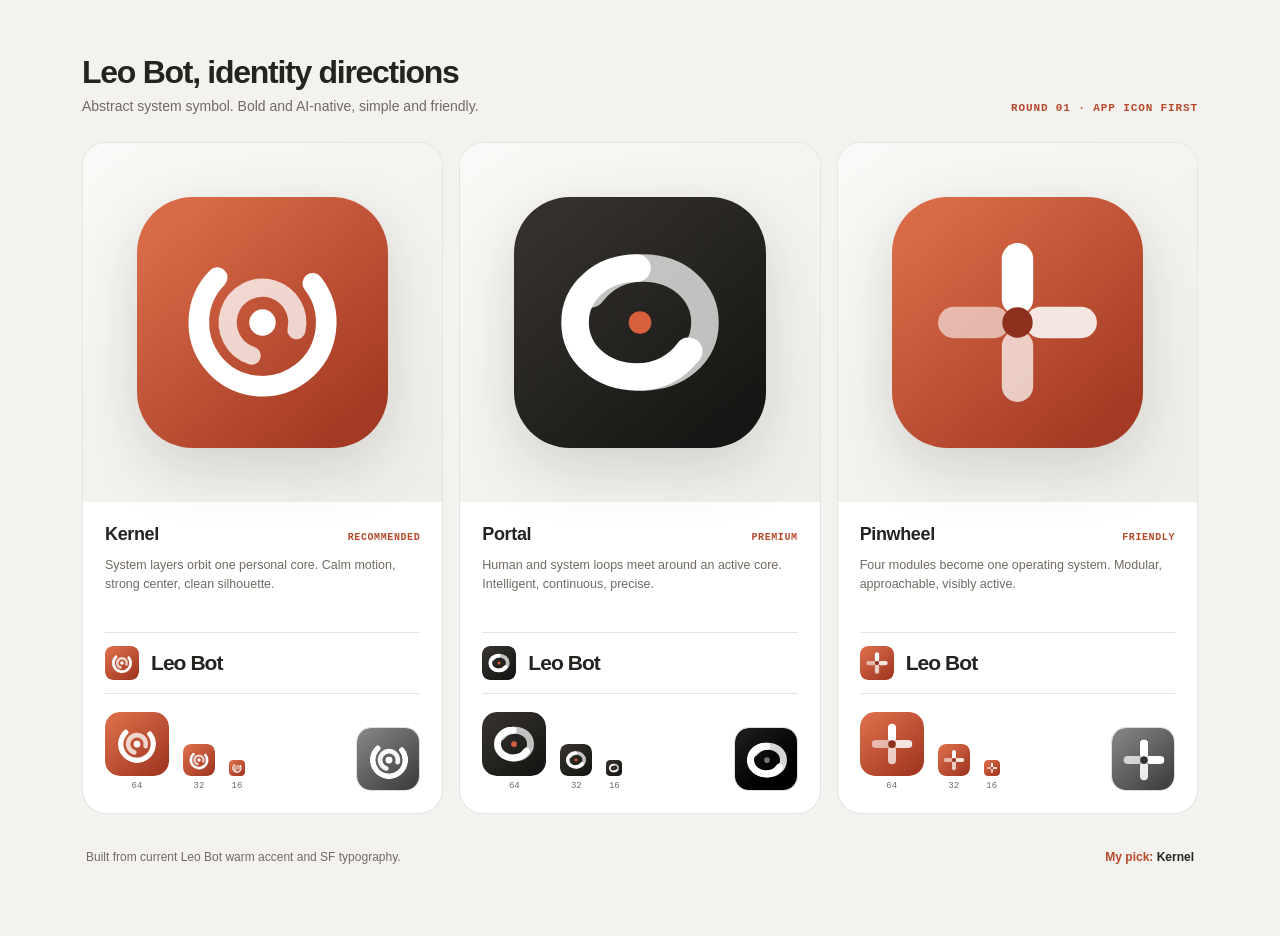
<file: sketches/logo-exploration/index.html>
<!doctype html>
<html lang="en">
<head>
<meta charset="utf-8">
<meta name="viewport" content="width=device-width,initial-scale=1">
<title>Leo Bot logo exploration</title>
<style>
  *{box-sizing:border-box}
  :root{--canvas:#f3f2ef;--surface:#fff;--ink:#25231f;--muted:#706a62;--line:rgba(37,35,31,.12);--accent:#b54a2b}
  body{margin:0;background:var(--canvas);color:var(--ink);font-family:"SF Pro Text",-apple-system,BlinkMacSystemFont,"Segoe UI",sans-serif;-webkit-font-smoothing:antialiased}
  main{max-width:1180px;margin:auto;padding:56px 32px 72px}
  header{display:flex;justify-content:space-between;align-items:flex-end;gap:24px;margin-bottom:28px}
  h1{font:650 32px/1 "SF Pro Display",-apple-system,sans-serif;letter-spacing:-.04em;margin:0 0 10px}
  .intro{color:var(--muted);font-size:14px;margin:0}
  .stamp{font:600 11px/1 ui-monospace,SFMono-Regular,Menlo,monospace;color:var(--accent);text-transform:uppercase;letter-spacing:.08em}
  .grid{display:grid;grid-template-columns:repeat(3,1fr);gap:16px}
  article{background:var(--surface);border:1px solid var(--line);border-radius:24px;overflow:hidden}
  .hero{aspect-ratio:1/1;display:grid;place-items:center;padding:54px;background:linear-gradient(145deg,#faf9f7,#efede8)}
  .hero img{width:min(100%,280px);display:block;filter:drop-shadow(0 18px 30px rgba(37,35,31,.16))}
  .info{padding:22px}
  .title-row{display:flex;align-items:baseline;justify-content:space-between;gap:10px}
  h2{font:650 18px/1.2 "SF Pro Display",-apple-system,sans-serif;letter-spacing:-.02em;margin:0}
  .rank{font:600 10px/1 ui-monospace,SFMono-Regular,Menlo,monospace;color:var(--accent);text-transform:uppercase;letter-spacing:.06em}
  .idea{font-size:12.5px;line-height:1.5;color:var(--muted);min-height:58px;margin:10px 0 18px}
  .lockup{height:62px;border-top:1px solid var(--line);border-bottom:1px solid var(--line);display:flex;align-items:center;gap:12px}
  .lockup img{width:34px;height:34px;border-radius:8px}
  .word{font:650 21px/1 "SF Pro Display",-apple-system,sans-serif;letter-spacing:-.045em}
  .sizes{display:flex;align-items:flex-end;gap:14px;padding-top:18px}
  .sample{display:grid;gap:6px;justify-items:center;color:var(--muted);font:500 9px/1 ui-monospace,SFMono-Regular,Menlo,monospace}
  .sample img{display:block}
  .s64 img{width:64px;height:64px;border-radius:15px}.s32 img{width:32px;height:32px;border-radius:8px}.s16 img{width:16px;height:16px;border-radius:4px}
  .mono{margin-left:auto;width:64px;height:64px;border-radius:15px;background:#f7f7f5;border:1px solid var(--line);display:grid;place-items:center;overflow:hidden}
  .mono img{width:64px;height:64px;filter:grayscale(1) contrast(1.3)}
  footer{display:flex;align-items:center;justify-content:space-between;gap:24px;margin-top:18px;padding:18px 4px 0;color:var(--muted);font-size:12px}
  .pick{color:var(--ink);font-weight:600}.pick b{color:var(--accent)}
  @media(max-width:850px){.grid{grid-template-columns:1fr}.hero{aspect-ratio:4/3}.idea{min-height:0}main{padding:32px 18px 48px}header{align-items:flex-start;flex-direction:column}}
</style>
</head>
<body>
<main>
  <header>
    <div><h1>Leo Bot, identity directions</h1><p class="intro">Abstract system symbol. Bold and AI-native, simple and friendly.</p></div>
    <div class="stamp">Round 01 · app icon first</div>
  </header>
  <section class="grid">
    <article>
      <div class="hero"><img src="kernel.svg" alt="Kernel app icon"></div>
      <div class="info">
        <div class="title-row"><h2>Kernel</h2><span class="rank">Recommended</span></div>
        <p class="idea">System layers orbit one personal core. Calm motion, strong center, clean silhouette.</p>
        <div class="lockup"><img src="kernel.svg" alt=""><span class="word">Leo Bot</span></div>
        <div class="sizes"><span class="sample s64"><img src="kernel.svg" alt="">64</span><span class="sample s32"><img src="kernel.svg" alt="">32</span><span class="sample s16"><img src="kernel.svg" alt="">16</span><span class="mono"><img src="kernel.svg" alt="Monochrome test"></span></div>
      </div>
    </article>
    <article>
      <div class="hero"><img src="portal.svg" alt="Portal app icon"></div>
      <div class="info">
        <div class="title-row"><h2>Portal</h2><span class="rank">Premium</span></div>
        <p class="idea">Human and system loops meet around an active core. Intelligent, continuous, precise.</p>
        <div class="lockup"><img src="portal.svg" alt=""><span class="word">Leo Bot</span></div>
        <div class="sizes"><span class="sample s64"><img src="portal.svg" alt="">64</span><span class="sample s32"><img src="portal.svg" alt="">32</span><span class="sample s16"><img src="portal.svg" alt="">16</span><span class="mono"><img src="portal.svg" alt="Monochrome test"></span></div>
      </div>
    </article>
    <article>
      <div class="hero"><img src="pinwheel.svg" alt="Pinwheel app icon"></div>
      <div class="info">
        <div class="title-row"><h2>Pinwheel</h2><span class="rank">Friendly</span></div>
        <p class="idea">Four modules become one operating system. Modular, approachable, visibly active.</p>
        <div class="lockup"><img src="pinwheel.svg" alt=""><span class="word">Leo Bot</span></div>
        <div class="sizes"><span class="sample s64"><img src="pinwheel.svg" alt="">64</span><span class="sample s32"><img src="pinwheel.svg" alt="">32</span><span class="sample s16"><img src="pinwheel.svg" alt="">16</span><span class="mono"><img src="pinwheel.svg" alt="Monochrome test"></span></div>
      </div>
    </article>
  </section>
  <footer><span>Built from current Leo Bot warm accent and SF typography.</span><span class="pick"><b>My pick:</b> Kernel</span></footer>
</main>
</body>
</html>
</file>
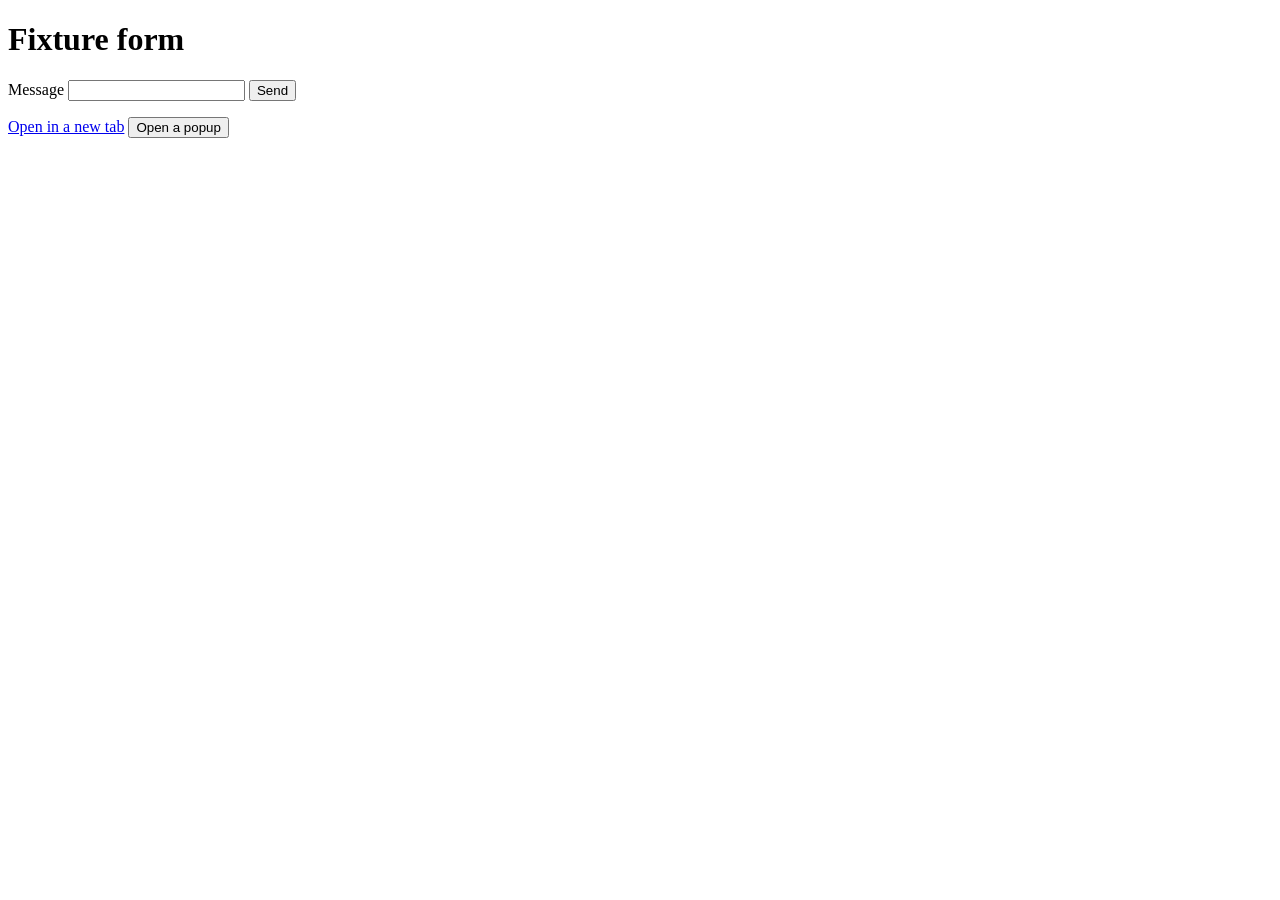
<file: tests/fixtures/browser_form.html>
<!doctype html>
<!-- Local fixture for the bot browser live check (docs/browser.md). Serve it on 127.0.0.1 only. -->
<html lang="en">
<head>
<meta charset="utf-8">
<title>Browser form fixture</title>
</head>
<body>
<h1 id="heading">Fixture form</h1>
<form id="form">
  <label for="msg">Message</label>
  <input id="msg" name="msg" type="text" autocomplete="off">
  <button id="send" type="submit">Send</button>
</form>
<p id="out" role="status"></p>
<p>
  <a id="blank-link" href="?popup=link" target="_blank">Open in a new tab</a>
  <button id="popup" type="button">Open a popup</button>
</p>
<script>
  if (new URLSearchParams(location.search).get("popup")) {
    document.title = "Fixture popup";
    document.getElementById("heading").textContent = "Fixture popup";
  }
  document.getElementById("form").addEventListener("submit", (e) => {
    e.preventDefault();
    const box = document.getElementById("msg");
    document.getElementById("out").textContent = "sent: " + box.value;
    box.value = "";
  });
  document.getElementById("popup").addEventListener("click", () => {
    window.open("?popup=window", "_blank");
  });
</script>
</body>
</html>
</file>
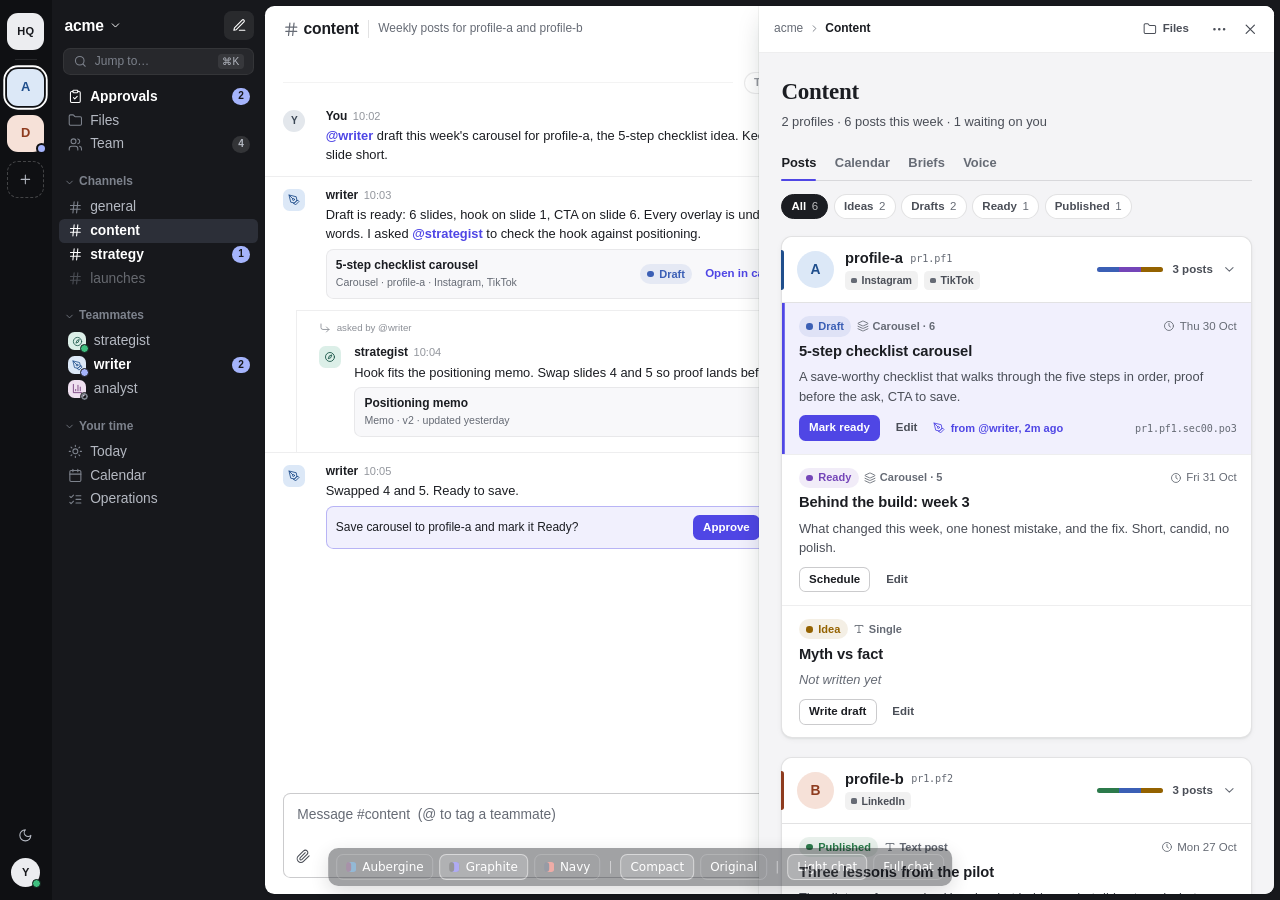
<file: docs/superpowers/specs/2026-10-24-dashboard-redesign-mockup.html>
<!doctype html>
<html lang="en">
<head>
<meta charset="utf-8">
<meta name="viewport" content="width=device-width, initial-scale=1">
<title>Leo Bot Pine Shell</title>
<style>
/* =====================================================================
   Leo Bot "Pine" visual system: token block is a drop-in for ui-tokens.css
   (same --ui-* names where they exist, new ones marked NEW).
   ===================================================================== */
:root{
  color-scheme: light;
  /* Surfaces */
  --ui-color-canvas:#F3F4F1;           /* canvas pane backdrop (stone) */
  --ui-color-surface:#FFFFFF;          /* chat sheet, cards */
  --ui-color-surface-subtle:#F7F8F6;   /* hover rows, inset wells */
  --ui-color-surface-muted:#ECEEEA;    /* thumbs, skeletons */
  --ui-color-rail:#10302A;             /* sidebar (pine) */
  --ui-color-rail-deep:#0A221D;        /* NEW workspace bar */
  --ui-color-rail-text:#B7C9C2;        /* NEW 7.9:1 on rail */
  --ui-color-rail-text-strong:#FFFFFF; /* NEW unread / active */
  --ui-color-rail-muted:#7F9890;       /* NEW section labels 4.6:1 */
  --ui-color-rail-hover:rgba(255,255,255,.07);
  --ui-color-nav-active:#24564B;       /* selected row on rail */
  --ui-color-signal:#D4F06B;           /* NEW citron: unread, mentions */
  --ui-color-signal-ink:#10302A;       /* NEW text on signal */
  /* Text */
  --ui-color-text:#18201D;
  --ui-color-text-secondary:#46504B;
  --ui-color-text-muted:#626C67;       /* 5.3:1 on white, 4.8:1 on canvas */
  /* Accent: one action color */
  --ui-color-accent:#1F6F5C;           /* 6.0:1 white-on-accent */
  --ui-color-accent-hover:#185A4B;
  --ui-color-accent-soft:rgba(31,111,92,.09);
  --ui-color-accent-line:rgba(31,111,92,.35); /* NEW */
  --ui-color-on-accent:#FFFFFF;        /* NEW */
  --ui-color-mention-bg:#EEF8C8;       /* NEW */
  --ui-color-mention-text:#2D4A06;     /* NEW */
  /* Semantic */
  --ui-color-success:#2C7A4B;  --ui-color-success-soft:rgba(44,122,75,.10);
  --ui-color-warning:#946200;  --ui-color-warning-soft:rgba(148,98,0,.10);
  --ui-color-danger:#B3372D;   --ui-color-danger-soft:rgba(179,55,45,.09); --ui-color-danger-border:rgba(179,55,45,.30);
  /* Lines */
  --ui-color-border-subtle:rgba(24,32,29,.07);
  --ui-color-border:rgba(24,32,29,.12);
  --ui-color-border-strong:rgba(24,32,29,.22); /* NEW */
  --ui-color-hover:rgba(24,32,29,.04);
  --ui-color-neutral-soft:rgba(24,32,29,.06);
  /* Post status: dot + label, never color alone */
  --ui-status-idea:#946200;   --ui-status-idea-soft:rgba(148,98,0,.10);
  --ui-status-draft:#3B5FB5;  --ui-status-draft-soft:rgba(59,95,181,.10);
  --ui-status-ready:#7445B8;  --ui-status-ready-soft:rgba(116,69,184,.10);
  --ui-status-published:#2C7A4B; --ui-status-published-soft:rgba(44,122,75,.10);
  --ui-status-archived:#626C67;
  /* NEW identity hues: bots and profiles (tint bg + ink fg) */
  --ui-id-pine-bg:#DCEFE8;  --ui-id-pine-fg:#155244;
  --ui-id-ocean-bg:#DCE8F7; --ui-id-ocean-fg:#1F4E8C;
  --ui-id-clay-bg:#F6E1D8;  --ui-id-clay-fg:#8E3B1E;
  --ui-id-plum-bg:#EFE0F0;  --ui-id-plum-fg:#6B2F72;
  --ui-id-ochre-bg:#F4E9C9; --ui-id-ochre-fg:#6E4F00;
  --ui-id-slate-bg:#E3E7EC; --ui-id-slate-fg:#3A4654;
  /* Type */
  --ui-font-sans:"Instrument Sans",-apple-system,BlinkMacSystemFont,"Segoe UI",sans-serif;
  --ui-font-display:"Newsreader",Georgia,"Times New Roman",serif; /* canvas documents only */
  --ui-font-mono:"JetBrains Mono",ui-monospace,SFMono-Regular,Menlo,monospace;
  --ui-type-micro:11px; --ui-type-caption:12px; --ui-type-label:13px; --ui-type-control:14px;
  --ui-type-body:15px;  --ui-type-subtitle:17px; --ui-type-title:22px; --ui-type-display:30px;
  /* Shape */
  --ui-radius-inline:4px; --ui-radius-small:6px; --ui-radius-control:8px;
  --ui-radius-card:10px;  --ui-radius-menu:10px; --ui-radius-panel:14px; --ui-radius-pill:999px;
  --ui-radius-avatar-bot:9px; /* NEW squircle = teammate; circle = human */
  --ui-shadow-sheet:0 0 0 1px rgba(0,0,0,.04),0 1px 3px rgba(10,34,29,.10);
  --ui-shadow-raise:0 1px 2px rgba(10,34,29,.06),0 2px 8px -2px rgba(10,34,29,.08);
  --ui-shadow-menu:0 10px 28px -6px rgba(10,34,29,.22),0 0 0 1px rgba(10,34,29,.06);
  --ui-focus:0 0 0 2px var(--ui-color-surface),0 0 0 4px var(--ui-color-accent);
  /* Geometry */
  --ui-rail-row:28px; --ui-control-default:32px; --ui-control-touch:44px;
  --ws-w:64px; --nav-w:256px; --canvas-w:600px;
  --ui-motion-fast:120ms; --ui-ease-standard:cubic-bezier(.2,0,0,1);
}
@media (prefers-color-scheme:dark){
  :root:not([data-theme="light"]){
    color-scheme:dark;
    --ui-color-canvas:#0F1513; --ui-color-surface:#161D1B; --ui-color-surface-subtle:#1B2321; --ui-color-surface-muted:#232C29;
    --ui-color-rail:#0B1815; --ui-color-rail-deep:#070F0D; --ui-color-rail-text:#A9BDB6; --ui-color-rail-muted:#73897F;
    --ui-color-rail-hover:rgba(255,255,255,.06); --ui-color-nav-active:#1C3F37;
    --ui-color-text:#E4EBE8; --ui-color-text-secondary:#B2BEB9; --ui-color-text-muted:#8C9994;
    --ui-color-accent:#4CC3A0; --ui-color-accent-hover:#6BD3B4; --ui-color-accent-soft:rgba(76,195,160,.12); --ui-color-accent-line:rgba(76,195,160,.40);
    --ui-color-on-accent:#06231B; --ui-color-mention-bg:rgba(212,240,107,.16); --ui-color-mention-text:#E2F59A;
    --ui-color-success:#5CC28A; --ui-color-success-soft:rgba(92,194,138,.13);
    --ui-color-warning:#E0B04A; --ui-color-warning-soft:rgba(224,176,74,.13);
    --ui-color-danger:#F07A6E; --ui-color-danger-soft:rgba(240,122,110,.12); --ui-color-danger-border:rgba(240,122,110,.35);
    --ui-color-border-subtle:rgba(255,255,255,.06); --ui-color-border:rgba(255,255,255,.10); --ui-color-border-strong:rgba(255,255,255,.20);
    --ui-color-hover:rgba(255,255,255,.04); --ui-color-neutral-soft:rgba(255,255,255,.07);
    --ui-status-idea:#E0B04A; --ui-status-idea-soft:rgba(224,176,74,.13);
    --ui-status-draft:#86A6F0; --ui-status-draft-soft:rgba(134,166,240,.13);
    --ui-status-ready:#B994F0; --ui-status-ready-soft:rgba(185,148,240,.13);
    --ui-status-published:#5CC28A; --ui-status-published-soft:rgba(92,194,138,.13); --ui-status-archived:#8C9994;
    --ui-id-pine-bg:#173A31; --ui-id-pine-fg:#8FDCC3; --ui-id-ocean-bg:#18304F; --ui-id-ocean-fg:#9EC3F2;
    --ui-id-clay-bg:#43251B; --ui-id-clay-fg:#F2B39A; --ui-id-plum-bg:#38213B; --ui-id-plum-fg:#E2AEE6;
    --ui-id-ochre-bg:#3A2F12; --ui-id-ochre-fg:#EACB7A; --ui-id-slate-bg:#253039; --ui-id-slate-fg:#B6C3D1;
    --ui-shadow-sheet:0 0 0 1px rgba(255,255,255,.05),0 1px 3px rgba(0,0,0,.4);
    --ui-shadow-raise:0 0 0 1px rgba(255,255,255,.04),0 2px 8px -2px rgba(0,0,0,.5);
    --ui-shadow-menu:0 12px 32px -6px rgba(0,0,0,.6),0 0 0 1px rgba(255,255,255,.06);
  }
}
:root[data-theme="dark"]{
  color-scheme:dark;
  --ui-color-canvas:#0F1513; --ui-color-surface:#161D1B; --ui-color-surface-subtle:#1B2321; --ui-color-surface-muted:#232C29;
  --ui-color-rail:#0B1815; --ui-color-rail-deep:#070F0D; --ui-color-rail-text:#A9BDB6; --ui-color-rail-muted:#73897F;
  --ui-color-rail-hover:rgba(255,255,255,.06); --ui-color-nav-active:#1C3F37;
  --ui-color-text:#E4EBE8; --ui-color-text-secondary:#B2BEB9; --ui-color-text-muted:#8C9994;
  --ui-color-accent:#4CC3A0; --ui-color-accent-hover:#6BD3B4; --ui-color-accent-soft:rgba(76,195,160,.12); --ui-color-accent-line:rgba(76,195,160,.40);
  --ui-color-on-accent:#06231B; --ui-color-mention-bg:rgba(212,240,107,.16); --ui-color-mention-text:#E2F59A;
  --ui-color-success:#5CC28A; --ui-color-success-soft:rgba(92,194,138,.13);
  --ui-color-warning:#E0B04A; --ui-color-warning-soft:rgba(224,176,74,.13);
  --ui-color-danger:#F07A6E; --ui-color-danger-soft:rgba(240,122,110,.12); --ui-color-danger-border:rgba(240,122,110,.35);
  --ui-color-border-subtle:rgba(255,255,255,.06); --ui-color-border:rgba(255,255,255,.10); --ui-color-border-strong:rgba(255,255,255,.20);
  --ui-color-hover:rgba(255,255,255,.04); --ui-color-neutral-soft:rgba(255,255,255,.07);
  --ui-status-idea:#E0B04A; --ui-status-idea-soft:rgba(224,176,74,.13);
  --ui-status-draft:#86A6F0; --ui-status-draft-soft:rgba(134,166,240,.13);
  --ui-status-ready:#B994F0; --ui-status-ready-soft:rgba(185,148,240,.13);
  --ui-status-published:#5CC28A; --ui-status-published-soft:rgba(92,194,138,.13); --ui-status-archived:#8C9994;
  --ui-id-pine-bg:#173A31; --ui-id-pine-fg:#8FDCC3; --ui-id-ocean-bg:#18304F; --ui-id-ocean-fg:#9EC3F2;
  --ui-id-clay-bg:#43251B; --ui-id-clay-fg:#F2B39A; --ui-id-plum-bg:#38213B; --ui-id-plum-fg:#E2AEE6;
  --ui-id-ochre-bg:#3A2F12; --ui-id-ochre-fg:#EACB7A; --ui-id-slate-bg:#253039; --ui-id-slate-fg:#B6C3D1;
  --ui-shadow-sheet:0 0 0 1px rgba(255,255,255,.05),0 1px 3px rgba(0,0,0,.4);
  --ui-shadow-raise:0 0 0 1px rgba(255,255,255,.04),0 2px 8px -2px rgba(0,0,0,.5);
  --ui-shadow-menu:0 12px 32px -6px rgba(0,0,0,.6),0 0 0 1px rgba(255,255,255,.06);
}

/* ---------- base ---------- */
*,*::before,*::after{box-sizing:border-box}
html,body{height:100%}
body{margin:0;background:var(--ui-color-rail);color:var(--ui-color-text);
  font:400 var(--ui-type-body)/1.5 var(--ui-font-sans);-webkit-font-smoothing:antialiased;overflow:hidden}
button{font:inherit;color:inherit;background:none;border:0;cursor:pointer;padding:0}
svg.i{width:16px;height:16px;flex:none;stroke:currentColor;fill:none;stroke-width:1.75;stroke-linecap:round;stroke-linejoin:round}
svg.i.lg{width:18px;height:18px}
:focus-visible{outline:none;box-shadow:var(--ui-focus);border-radius:var(--ui-radius-small)}
.vh{position:absolute;width:1px;height:1px;overflow:hidden;clip:rect(0 0 0 0);white-space:nowrap}
.mono{font-family:var(--ui-font-mono);font-size:11px;letter-spacing:-.01em}

/* ---------- shell ---------- */
.app{display:grid;grid-template-columns:var(--ws-w) var(--nav-w) minmax(0,1fr);height:100vh;height:100dvh}
.sheet{position:relative;margin:6px 6px 6px 0;border-radius:var(--ui-radius-panel);background:var(--ui-color-surface);
  box-shadow:var(--ui-shadow-sheet);overflow:hidden;display:grid;grid-template-columns:minmax(0,1fr) var(--canvas-w);min-width:0}
#t-canvas:not(:checked) ~ .app .sheet{grid-template-columns:minmax(0,1fr)}
#t-canvas:not(:checked) ~ .app .canvas{display:none}

/* ---------- workspace bar ---------- */
.ws-bar{background:var(--ui-color-rail-deep);display:flex;flex-direction:column;align-items:center;gap:10px;padding:14px 0}
.ws{position:relative;width:40px;height:40px;border-radius:12px;display:grid;place-items:center;
  font:700 14px/1 var(--ui-font-sans);letter-spacing:.01em;transition:border-radius var(--ui-motion-fast) var(--ui-ease-standard)}
.ws:hover{border-radius:10px}
.ws::before{content:"";position:absolute;left:-12px;top:50%;width:4px;height:0;border-radius:0 4px 4px 0;background:var(--ui-color-rail-text-strong);
  transform:translateY(-50%);transition:height var(--ui-motion-fast) var(--ui-ease-standard)}
.ws:hover::before{height:14px}
.ws.is-active::before{height:28px}
.ws.is-active{box-shadow:0 0 0 2px var(--ui-color-rail-deep),0 0 0 4px var(--ui-color-rail-text-strong)}
.ws.hq{background:#ECEDF0;color:var(--ui-color-rail);font-size:12px}
.ws.t-ocean{background:var(--ui-id-ocean-bg);color:var(--ui-id-ocean-fg)}
.ws.t-clay{background:var(--ui-id-clay-bg);color:var(--ui-id-clay-fg)}
.ws .dot{position:absolute;right:-3px;bottom:-3px;width:12px;height:12px;border-radius:50%;background:var(--ui-color-signal);border:3px solid var(--ui-color-rail-deep)}
.ws.add{border:1.5px dashed rgba(255,255,255,.22);color:var(--ui-color-rail-text)}
.ws.add:hover{border-color:var(--ui-color-rail-text);color:#fff}
.ws-sep{width:24px;height:1px;background:rgba(255,255,255,.1)}
.ws-foot{margin-top:auto;display:flex;flex-direction:column;gap:8px;align-items:center}
.me{width:32px;height:32px;border-radius:50%;background:#ECEDF0;color:var(--ui-color-rail);display:grid;place-items:center;font:700 12px/1 var(--ui-font-sans);position:relative}
.me::after{content:"";position:absolute;right:-1px;bottom:-1px;width:10px;height:10px;border-radius:50%;background:#3FBF7F;border:2px solid var(--ui-color-rail-deep)}
.icon-btn-rail{width:32px;height:32px;border-radius:8px;display:grid;place-items:center;color:var(--ui-color-rail-text)}
.icon-btn-rail:hover{background:var(--ui-color-rail-hover);color:#fff}

/* ---------- sidebar ---------- */
.side{background:var(--ui-color-rail);color:var(--ui-color-rail-text);display:flex;flex-direction:column;min-width:0;overflow:hidden}
.side-head{display:flex;align-items:center;gap:6px;padding:12px 12px 8px 14px}
.ws-name{display:flex;align-items:center;gap:6px;min-width:0;padding:6px 8px;margin-left:-8px;border-radius:8px;color:#fff;font:700 17px/1.1 var(--ui-font-sans);letter-spacing:-.01em}
.ws-name:hover{background:var(--ui-color-rail-hover)}
.ws-name small{font:500 12px/1 var(--ui-font-sans);color:var(--ui-color-rail-muted);letter-spacing:0}
.side-head .icon-btn-rail{margin-left:auto;background:rgba(255,255,255,.08);color:#fff}
.jump{margin:0 12px 10px;height:30px;display:flex;align-items:center;gap:8px;padding:0 10px;border-radius:8px;background:rgba(255,255,255,.07);
  color:var(--ui-color-rail-muted);font-size:13px;border:1px solid rgba(255,255,255,.06)}
.jump kbd{margin-left:auto;font:500 11px/1 var(--ui-font-sans);padding:3px 5px;border-radius:4px;background:rgba(255,255,255,.08);color:var(--ui-color-rail-text)}
.side-scroll{overflow:auto;flex:1;padding:0 0 16px;scrollbar-width:thin;scrollbar-color:rgba(255,255,255,.15) transparent}
.grp{margin-top:14px}
.grp-h{display:flex;align-items:center;gap:4px;height:28px;padding:0 10px 0 14px;font:600 13px/1 var(--ui-font-sans);color:var(--ui-color-rail-muted)}
.grp-h svg{width:12px;height:12px}
.grp-h .add{margin-left:auto;width:24px;height:24px;border-radius:6px;display:grid;place-items:center;opacity:0;transition:opacity var(--ui-motion-fast)}
.grp:hover .grp-h .add,.grp-h .add:focus-visible{opacity:1}
.grp-h .add:hover{background:var(--ui-color-rail-hover);color:#fff}
.row{display:flex;align-items:center;gap:8px;height:var(--ui-rail-row);margin:0 8px;padding:0 8px 0 10px;border-radius:6px;
  color:var(--ui-color-rail-text);font:500 15px/1 var(--ui-font-sans);text-decoration:none;white-space:nowrap;cursor:pointer}
.row .nm{min-width:0;overflow:hidden;text-overflow:ellipsis}
.row svg.i{color:var(--ui-color-rail-muted)}
.row:hover{background:var(--ui-color-rail-hover)}
.row.is-unread{color:var(--ui-color-rail-text-strong);font-weight:700}
.row.is-unread svg.i{color:var(--ui-color-rail-text-strong)}
.row.is-active{background:var(--ui-color-nav-active);color:#fff;font-weight:600}
.row.is-active svg.i{color:#fff}
.row.is-muted{opacity:.5}
.badge{margin-left:auto;min-width:20px;height:18px;padding:0 6px;border-radius:var(--ui-radius-pill);background:var(--ui-color-signal);color:var(--ui-color-signal-ink);
  font:700 11px/18px var(--ui-font-sans);text-align:center}
.badge.quiet{background:rgba(255,255,255,.12);color:var(--ui-color-rail-text)}
.row .av{width:20px;height:20px;font-size:10px;border-radius:6px}
.av{position:relative;display:grid;place-items:center;flex:none;font:700 13px/1 var(--ui-font-sans)}
.av svg.i{color:inherit!important;width:60%;height:60%}
.av.bot{border-radius:var(--ui-radius-avatar-bot)}
.av.human{border-radius:50%;background:var(--ui-id-slate-bg);color:var(--ui-id-slate-fg)}
.t-pine{background:var(--ui-id-pine-bg);color:var(--ui-id-pine-fg)}
.t-ocean{background:var(--ui-id-ocean-bg);color:var(--ui-id-ocean-fg)}
.t-clay{background:var(--ui-id-clay-bg);color:var(--ui-id-clay-fg)}
.t-plum{background:var(--ui-id-plum-bg);color:var(--ui-id-plum-fg)}
.t-ochre{background:var(--ui-id-ochre-bg);color:var(--ui-id-ochre-fg)}
.presence{position:absolute;right:-3px;bottom:-3px;width:10px;height:10px;border-radius:50%;border:2px solid var(--ui-color-rail);background:#3FBF7F}
.presence.busy{background:var(--ui-color-signal)}
.presence.off{background:transparent;box-shadow:inset 0 0 0 2px var(--ui-color-rail-muted)}
.ws-inline{display:none}

/* ---------- chat ---------- */
.chat{display:grid;grid-template-rows:auto minmax(0,1fr) auto;min-width:0;min-height:0}
.bar{height:52px;display:flex;align-items:center;gap:10px;padding:0 12px 0 20px;border-bottom:1px solid var(--ui-color-border-subtle);min-width:0}
.bar h1{margin:0;display:flex;align-items:center;gap:4px;font:700 17px/1 var(--ui-font-sans);letter-spacing:-.01em;white-space:nowrap}
.bar h1 svg{color:var(--ui-color-text-muted)}
.topic{color:var(--ui-color-text-muted);font-size:13px;white-space:nowrap;overflow:hidden;text-overflow:ellipsis;min-width:0;padding-left:10px;border-left:1px solid var(--ui-color-border)}
.bar-end{margin-left:auto;display:flex;align-items:center;gap:2px;flex:none}
.stack{display:flex;align-items:center;padding:2px 8px 2px 4px;border-radius:8px;border:1px solid var(--ui-color-border);margin-right:6px;height:30px;gap:6px;font:600 13px/1 var(--ui-font-sans);color:var(--ui-color-text-secondary)}
.stack .avs{display:flex}
.stack .av{width:22px;height:22px;font-size:10px;border-radius:6px;box-shadow:0 0 0 2px var(--ui-color-surface)}
.stack .av+.av{margin-left:-5px}
.ib{width:32px;height:32px;border-radius:8px;display:grid;place-items:center;color:var(--ui-color-text-secondary)}
.ib:hover{background:var(--ui-color-hover);color:var(--ui-color-text)}
.ib.is-on{background:var(--ui-color-accent-soft);color:var(--ui-color-accent)}
#t-canvas:not(:checked) ~ .app .ib.canvas-tg{background:none;color:var(--ui-color-text-secondary)}
.nav-tg{display:none}

.stream{overflow:auto;padding:8px 0 12px;scrollbar-width:thin;scrollbar-color:var(--ui-color-border) transparent}
.day{display:flex;align-items:center;gap:12px;margin:12px 20px 4px;color:var(--ui-color-text-muted);font:600 12px/1 var(--ui-font-sans)}
.day::before,.day::after{content:"";flex:1;height:1px;background:var(--ui-color-border-subtle)}
.day span{padding:5px 10px;border:1px solid var(--ui-color-border);border-radius:var(--ui-radius-pill);background:var(--ui-color-surface)}
.msg{display:grid;grid-template-columns:36px minmax(0,1fr);column-gap:12px;padding:8px 20px;position:relative}
.msg:hover{background:var(--ui-color-surface-subtle)}
.msg>.av{width:36px;height:36px;margin-top:2px}
.msg.cont{padding-top:2px}
.msg.cont>.gutter{font:500 11px/22px var(--ui-font-sans);color:transparent;text-align:right}
.msg.cont:hover>.gutter{color:var(--ui-color-text-muted)}
.mh{display:flex;align-items:baseline;flex-wrap:wrap;gap:6px;line-height:1.3}
.mh b{font:700 15px/1.3 var(--ui-font-sans)}
.mh .role{font-size:13px;color:var(--ui-color-text-muted)}
.mh time{font-size:12px;color:var(--ui-color-text-muted)}
.mate{font:700 10px/1 var(--ui-font-sans);letter-spacing:.04em;text-transform:uppercase;padding:3px 5px;border-radius:4px;background:var(--ui-color-neutral-soft);color:var(--ui-color-text-secondary);align-self:center}
.mb{color:var(--ui-color-text);max-width:68ch}
.mb p{margin:2px 0 0}
.mention{background:var(--ui-color-mention-bg);color:var(--ui-color-mention-text);font-weight:600;border-radius:4px;padding:0 3px}
.tool{display:inline-flex;align-items:center;gap:6px;margin:4px 0 2px;padding:4px 8px;border-radius:6px;background:var(--ui-color-neutral-soft);color:var(--ui-color-text-muted);font:500 12px/1.3 var(--ui-font-sans)}
.tool svg{width:13px;height:13px}
.meta{margin-top:6px;font:500 12px/1 var(--ui-font-sans);color:var(--ui-color-text-muted)}
/* consult: a teammate pulled in by another teammate */
.consult{margin:0 20px 0 68px;padding:4px 0 4px 0;border-left:2px solid var(--ui-color-border);position:relative}
.consult .via{display:flex;align-items:center;gap:6px;padding:4px 14px 0;font:500 12px/1 var(--ui-font-sans);color:var(--ui-color-text-muted)}
.consult .msg{padding-left:14px;padding-right:0}
.consult .msg>.av{width:28px;height:28px}
.consult .msg{grid-template-columns:28px minmax(0,1fr)}

/* deliverable attachment */
.att{margin-top:10px;max-width:540px;border:1px solid var(--ui-color-border);border-radius:var(--ui-radius-card);background:var(--ui-color-surface);
  box-shadow:var(--ui-shadow-raise);overflow:hidden}
.att-h{display:grid;grid-template-columns:36px minmax(0,1fr) auto;gap:12px;align-items:center;padding:12px 14px}
.kind{width:36px;height:36px;border-radius:8px;display:grid;place-items:center}
.att-t{min-width:0}
.att-t b{display:block;font:600 15px/1.3 var(--ui-font-sans);white-space:nowrap;overflow:hidden;text-overflow:ellipsis}
.att-t span{display:block;margin-top:2px;font-size:13px;color:var(--ui-color-text-muted);white-space:nowrap;overflow:hidden;text-overflow:ellipsis}
.thumbs{display:flex;gap:6px;padding:0 14px 12px;overflow-x:auto;scrollbar-width:none}
.thumb{flex:none;width:64px;aspect-ratio:4/5;border-radius:6px;background:var(--ui-color-surface-muted);border:1px solid var(--ui-color-border-subtle);
  display:flex;flex-direction:column;justify-content:space-between;padding:6px;font:600 9.5px/1.2 var(--ui-font-sans);color:var(--ui-color-text-secondary)}
.thumb i{font-style:normal;font:700 10px/1 var(--ui-font-sans);color:var(--ui-color-text-muted)}
.thumb.hook{background:var(--ui-id-ocean-bg);color:var(--ui-id-ocean-fg);border-color:transparent}
.thumb.hook i{color:inherit;opacity:.7}
.att-f{display:flex;align-items:center;gap:8px;padding:10px 14px;border-top:1px solid var(--ui-color-border-subtle);background:var(--ui-color-surface-subtle);flex-wrap:wrap}
.att-f .mono{margin-left:auto;color:var(--ui-color-text-muted)}
.att.small .att-h{padding:10px 12px;grid-template-columns:28px minmax(0,1fr) auto}
.att.small .kind{width:28px;height:28px;border-radius:7px}
.att.small .att-t b{font-size:14px}
.att.small{box-shadow:none;max-width:440px}

/* status pill: dot + label */
.st{display:inline-flex;align-items:center;gap:6px;height:22px;padding:0 8px;border-radius:var(--ui-radius-pill);font:600 12px/1 var(--ui-font-sans);white-space:nowrap}
.st::before{content:"";width:7px;height:7px;border-radius:50%;background:currentColor}
.st.idea{background:var(--ui-status-idea-soft);color:var(--ui-status-idea)}
.st.draft{background:var(--ui-status-draft-soft);color:var(--ui-status-draft)}
.st.ready{background:var(--ui-status-ready-soft);color:var(--ui-status-ready)}
.st.published{background:var(--ui-status-published-soft);color:var(--ui-status-published)}

/* buttons */
.btn{display:inline-flex;align-items:center;justify-content:center;gap:6px;height:var(--ui-control-default);padding:0 12px;border-radius:var(--ui-radius-control);
  font:600 13px/1 var(--ui-font-sans);white-space:nowrap;border:1px solid var(--ui-color-border-strong);background:var(--ui-color-surface);color:var(--ui-color-text);
  transition:background var(--ui-motion-fast),border-color var(--ui-motion-fast)}
.btn:hover{background:var(--ui-color-surface-subtle);border-color:var(--ui-color-text-muted)}
.btn.primary{background:var(--ui-color-accent);border-color:transparent;color:var(--ui-color-on-accent)}
.btn.primary:hover{background:var(--ui-color-accent-hover)}
.btn.ghost{border-color:transparent;background:transparent;color:var(--ui-color-text-secondary)}
.btn.ghost:hover{background:var(--ui-color-hover);color:var(--ui-color-text)}
.btn.sm{height:28px;padding:0 10px;font-size:12.5px;border-radius:7px}
.btn svg.i{width:15px;height:15px}

/* approval */
.approval{margin-top:10px;max-width:540px;border:1px solid var(--ui-color-border);border-radius:var(--ui-radius-card);overflow:hidden;background:var(--ui-color-surface)}
.ap-h{display:flex;align-items:center;gap:8px;padding:8px 14px;background:var(--ui-color-warning-soft);color:var(--ui-color-warning);font:700 12px/1 var(--ui-font-sans);letter-spacing:.02em}
.ap-h span{margin-left:auto;font-weight:500;letter-spacing:0;color:var(--ui-color-text-muted)}
.ap-b{padding:12px 14px 4px;font-size:15px}
.ap-b small{display:block;margin-top:2px;color:var(--ui-color-text-muted);font-size:13px}
.ap-a{display:flex;gap:8px;padding:10px 14px 12px;flex-wrap:wrap}

.typing{display:flex;align-items:center;gap:8px;padding:6px 20px 0 68px;color:var(--ui-color-text-muted);font-size:12px}
.typing .dots{display:inline-flex;gap:3px}
.typing .dots i{width:5px;height:5px;border-radius:50%;background:currentColor;opacity:.4;animation:b 1.2s infinite}
.typing .dots i:nth-child(2){animation-delay:.15s}.typing .dots i:nth-child(3){animation-delay:.3s}
@keyframes b{0%,60%,100%{opacity:.25;transform:none}30%{opacity:.9;transform:translateY(-2px)}}
@media (prefers-reduced-motion:reduce){*{animation:none!important;transition:none!important}}

/* composer */
.compose{padding:0 20px 18px}
.cbox{border:1px solid var(--ui-color-border-strong);border-radius:var(--ui-radius-card);background:var(--ui-color-surface);transition:border-color var(--ui-motion-fast),box-shadow var(--ui-motion-fast)}
.cbox:focus-within{border-color:var(--ui-color-accent);box-shadow:0 0 0 3px var(--ui-color-accent-soft)}
.cbox textarea{display:block;width:100%;border:0;outline:0;resize:none;background:transparent;color:var(--ui-color-text);font:400 15px/1.5 var(--ui-font-sans);padding:12px 14px 4px;min-height:48px}
.cbox textarea::placeholder{color:var(--ui-color-text-muted)}
.ctools{display:flex;align-items:center;gap:2px;padding:4px 6px 6px}
.ctools .ib{width:30px;height:30px}
.ctools .sep{width:1px;height:18px;background:var(--ui-color-border);margin:0 4px}
.send{margin-left:auto;width:32px;height:32px;border-radius:8px;display:grid;place-items:center;background:var(--ui-color-accent);color:var(--ui-color-on-accent)}
.send:hover{background:var(--ui-color-accent-hover)}
.hint{margin-top:6px;font-size:12px;color:var(--ui-color-text-muted)}
.hint kbd{font:600 11px/1 var(--ui-font-sans);padding:2px 5px;border-radius:4px;border:1px solid var(--ui-color-border);background:var(--ui-color-surface-subtle)}

/* ---------- canvas ---------- */
.canvas{background:var(--ui-color-canvas);border-left:1px solid var(--ui-color-border);display:grid;grid-template-rows:auto minmax(0,1fr);min-width:0;min-height:0}
.cv-bar{height:52px;display:flex;align-items:center;gap:6px;padding:0 10px 0 16px;background:var(--ui-color-surface);border-bottom:1px solid var(--ui-color-border-subtle);min-width:0}
.crumb{display:flex;align-items:center;gap:6px;font:500 13px/1 var(--ui-font-sans);color:var(--ui-color-text-muted);min-width:0;white-space:nowrap}
.crumb b{color:var(--ui-color-text);font-weight:600}
.crumb svg{width:12px;height:12px}
.cv-bar .bar-end .btn{margin-right:4px}
.cv-scroll{overflow:auto;padding:28px 24px 48px;scrollbar-width:thin;scrollbar-color:var(--ui-color-border) transparent}
.doc{max-width:680px;margin:0 auto}
.doc h2{margin:0;font:600 var(--ui-type-display)/1.1 var(--ui-font-display);letter-spacing:-.01em}
.doc .lede{margin:8px 0 0;color:var(--ui-color-text-secondary);font-size:14px}
.tabs{display:flex;gap:20px;margin:18px 0 0;border-bottom:1px solid var(--ui-color-border)}
.tab{position:relative;padding:10px 0 11px;font:600 14px/1 var(--ui-font-sans);color:var(--ui-color-text-muted)}
.tab:hover{color:var(--ui-color-text)}
.tab.is-on{color:var(--ui-color-text)}
.tab.is-on::after{content:"";position:absolute;left:0;right:0;bottom:-1px;height:2px;border-radius:2px;background:var(--ui-color-accent)}
.filters{display:flex;gap:6px;margin:14px 0 18px;flex-wrap:wrap}
.chip{display:inline-flex;align-items:center;gap:6px;height:28px;padding:0 10px;border-radius:var(--ui-radius-pill);border:1px solid var(--ui-color-border);
  background:var(--ui-color-surface);font:600 12.5px/1 var(--ui-font-sans);color:var(--ui-color-text-secondary)}
.chip:hover{border-color:var(--ui-color-border-strong);color:var(--ui-color-text)}
.chip .n{font-weight:500;color:var(--ui-color-text-muted)}
.chip.is-on{background:var(--ui-color-text);border-color:var(--ui-color-text);color:var(--ui-color-surface)}
.chip.is-on .n{color:inherit;opacity:.7}

/* profile section: one bordered group per profile, sticky header */
.pf{background:var(--ui-color-surface);border:1px solid var(--ui-color-border);border-radius:12px;margin:0 0 20px;box-shadow:var(--ui-shadow-raise)}
.pf>summary{list-style:none;position:sticky;top:0;z-index:2;display:grid;grid-template-columns:40px minmax(0,1fr) auto;gap:12px;align-items:center;
  padding:14px 16px;background:var(--ui-color-surface);border-radius:12px 12px 0 0;border-bottom:1px solid var(--ui-color-border);cursor:pointer}
.pf>summary::-webkit-details-marker{display:none}
.pf:not([open])>summary{border-bottom:0;border-radius:12px}
.pf>summary::before{content:"";position:absolute;left:-1px;top:14px;bottom:14px;width:3px;border-radius:0 3px 3px 0;background:var(--pf-ink)}
.pf.t-ocean-pf{--pf-bg:var(--ui-id-ocean-bg);--pf-ink:var(--ui-id-ocean-fg)}
.pf.t-clay-pf{--pf-bg:var(--ui-id-clay-bg);--pf-ink:var(--ui-id-clay-fg)}
.pf .pav{width:40px;height:40px;border-radius:50%;background:var(--pf-bg);color:var(--pf-ink);display:grid;place-items:center;font:700 15px/1 var(--ui-font-sans)}
.pf-name{display:flex;align-items:center;gap:8px;font:700 16px/1.2 var(--ui-font-sans);min-width:0}
.pf-name .mono{font-weight:500;color:var(--ui-color-text-muted)}
.pf-sub{display:flex;align-items:center;gap:6px;margin-top:4px;flex-wrap:wrap;font-size:12.5px;color:var(--ui-color-text-muted)}
.chan{display:inline-flex;align-items:center;gap:5px;height:20px;padding:0 7px;border-radius:5px;background:var(--ui-color-neutral-soft);color:var(--ui-color-text-secondary);font:600 11.5px/1 var(--ui-font-sans)}
.chan b{width:6px;height:6px;border-radius:2px;background:var(--ui-color-text-muted)}
.pf-end{display:flex;align-items:center;gap:10px}
.mix{display:flex;width:72px;height:6px;border-radius:3px;overflow:hidden;background:var(--ui-color-neutral-soft)}
.mix i{display:block;height:100%}
.pf-end .cnt{font:600 12.5px/1 var(--ui-font-sans);color:var(--ui-color-text-secondary);white-space:nowrap}
.chev{color:var(--ui-color-text-muted);transition:transform var(--ui-motion-fast)}
.pf:not([open]) .chev{transform:rotate(-90deg)}

.post{display:grid;grid-template-columns:minmax(0,1fr);gap:6px;padding:14px 16px 14px 18px;border-top:1px solid var(--ui-color-border-subtle);position:relative}
.pf>summary+.post{border-top:0}
.post:hover{background:var(--ui-color-surface-subtle)}
.post:last-child{border-radius:0 0 12px 12px}
.post.is-focus{background:var(--ui-color-accent-soft);box-shadow:inset 3px 0 0 var(--ui-color-accent)}
.p-top{display:flex;align-items:center;gap:6px;flex-wrap:wrap}
.p-top .when{margin-left:auto;display:inline-flex;align-items:center;gap:5px;font:500 12.5px/1 var(--ui-font-sans);color:var(--ui-color-text-muted);white-space:nowrap}
.p-top .when svg{width:13px;height:13px}
.fmt{display:inline-flex;align-items:center;gap:4px;font:600 12px/1 var(--ui-font-sans);color:var(--ui-color-text-muted)}
.fmt svg{width:13px;height:13px}
.p-t{font:600 16px/1.35 var(--ui-font-sans);letter-spacing:-.005em;color:var(--ui-color-text)}
.p-x{font-size:14px;line-height:1.5;color:var(--ui-color-text-secondary);display:-webkit-box;-webkit-line-clamp:2;-webkit-box-orient:vertical;overflow:hidden}
.p-x.empty{color:var(--ui-color-text-muted);font-style:italic}
.post .thumbs{padding:2px 0 0}
.post .thumb{width:52px}
.p-f{display:flex;align-items:center;gap:6px;margin-top:4px;flex-wrap:wrap}
.p-f .mono{margin-left:auto;color:var(--ui-color-text-muted);opacity:0;transition:opacity var(--ui-motion-fast)}
.post:hover .p-f .mono,.post:focus-within .p-f .mono,.post.is-focus .p-f .mono{opacity:1}
@media (hover:none){.p-f .mono{opacity:1}}
.focus-note{display:inline-flex;align-items:center;gap:6px;font:600 12px/1 var(--ui-font-sans);color:var(--ui-color-accent)}
.pf-more{display:flex;justify-content:center;padding:10px;border-top:1px solid var(--ui-color-border-subtle)}

/* scrim (narrow) */
.scrim{display:none}

/* ---------- responsive ---------- */
@media (max-width:1280px){
  .sheet{grid-template-columns:minmax(0,1fr)}
  .canvas{position:absolute;top:0;right:0;bottom:0;width:min(560px,calc(100% - 40px));z-index:20;box-shadow:var(--ui-shadow-menu);border-left:0}
}
@media (max-width:860px){
  .app{grid-template-columns:minmax(0,1fr)}
  .ws-bar{display:none}
  .side{position:fixed;inset:0 auto 0 0;width:min(300px,86vw);z-index:40;transform:translateX(-100%);transition:transform 200ms var(--ui-ease-standard)}
  #t-nav:checked ~ .app .side{transform:none;box-shadow:var(--ui-shadow-menu)}
  #t-nav:checked ~ .app .scrim{display:block;position:fixed;inset:0;z-index:35;background:rgba(5,15,12,.45)}
  .ws-inline{display:flex;gap:8px;padding:0 14px 10px}
  .ws-inline .ws{width:32px;height:32px;border-radius:9px;font-size:12px}
  .ws-inline .ws::before{display:none}
  .sheet{margin:0;border-radius:0}
  .nav-tg{display:grid}
  .bar{padding-left:8px}
  .topic,.stack .lbl{display:none}
  .canvas{width:100%}
}
@media (max-width:520px){
  .msg{padding:8px 16px;column-gap:10px}
  .consult{margin-left:16px}
  .typing{padding-left:16px}
  .compose{padding:0 16px 16px}
  .day{margin-inline:16px}
  .stack{display:none}
  .cv-scroll{padding:20px 16px 40px}
  .doc h2{font-size:26px}
  .pf>summary{grid-template-columns:32px minmax(0,1fr) auto;padding:12px}
  .pf .pav{width:32px;height:32px;font-size:13px}
  .mix{display:none}
  .post{padding:12px 12px 12px 14px}
  .cv-bar .btn .lbl{display:none}
}
/* ===== Variant overrides: neutral surfaces, no green, compact density ===== */
html:root{
  --ui-color-canvas:#F4F4F6; --ui-color-surface:#FFFFFF; --ui-color-surface-subtle:#F8F8FA; --ui-color-surface-muted:#EDEDF0;
  --ui-color-text:#1B1D22; --ui-color-text-secondary:#4A4E57; --ui-color-text-muted:#666B75;
  --ui-color-border-subtle:rgba(20,22,28,.07); --ui-color-border:rgba(20,22,28,.12); --ui-color-border-strong:rgba(20,22,28,.22);
  --ui-color-hover:rgba(20,22,28,.04); --ui-color-neutral-soft:rgba(20,22,28,.06);
  --ui-color-success:#2F7D4F;
}
/* Aubergine + blue (Slack-like) */
html:root[data-accent="aubergine"]{
  --ui-color-rail:#3F0E40; --ui-color-rail-deep:#2C092D; --ui-color-rail-text:#D9C6DA; --ui-color-rail-muted:#A88AA9;
  --ui-color-rail-hover:rgba(255,255,255,.08); --ui-color-nav-active:#1164A3;
  --ui-color-accent:#1164A3; --ui-color-accent-hover:#0B4F85; --ui-color-accent-soft:rgba(17,100,163,.09); --ui-color-accent-line:rgba(17,100,163,.35);
  --ui-color-signal:#E8615A; --ui-color-signal-ink:#FFFFFF; --ui-color-mention-bg:#FDF0D5; --ui-color-mention-text:#7A4A00;
}
/* Graphite + indigo */
html:root[data-accent="indigo"]{
  --ui-color-rail:#17181C; --ui-color-rail-deep:#0F1013; --ui-color-rail-text:#B5B9C2; --ui-color-rail-muted:#7D828C;
  --ui-color-rail-hover:rgba(255,255,255,.06); --ui-color-nav-active:#2C2F38;
  --ui-color-accent:#4F46E5; --ui-color-accent-hover:#4338CA; --ui-color-accent-soft:rgba(79,70,229,.08); --ui-color-accent-line:rgba(79,70,229,.35);
  --ui-color-signal:#A5B4FC; --ui-color-signal-ink:#17181C; --ui-color-mention-bg:#EEF0FF; --ui-color-mention-text:#3730A3;
}
/* Navy + coral */
html:root[data-accent="coral"]{
  --ui-color-rail:#1A2238; --ui-color-rail-deep:#121829; --ui-color-rail-text:#B8C0D6; --ui-color-rail-muted:#7E88A6;
  --ui-color-rail-hover:rgba(255,255,255,.07); --ui-color-nav-active:#2B3554;
  --ui-color-accent:#D9473B; --ui-color-accent-hover:#BC3A2F; --ui-color-accent-soft:rgba(217,71,59,.08); --ui-color-accent-line:rgba(217,71,59,.35);
  --ui-color-signal:#FFD166; --ui-color-signal-ink:#1A2238; --ui-color-mention-bg:#FFF4D6; --ui-color-mention-text:#6E4F00;
}
@media (prefers-color-scheme:dark){
  html:root:not([data-theme="light"]){
    --ui-color-canvas:#111214; --ui-color-surface:#18191C; --ui-color-surface-subtle:#1D1F22; --ui-color-surface-muted:#26282C;
    --ui-color-text:#E6E7EA; --ui-color-text-secondary:#B4B7BE; --ui-color-text-muted:#8D919A;
    --ui-color-rail:#0E0F11; --ui-color-rail-deep:#08090A; --ui-color-rail-text:#B0B3BA; --ui-color-rail-muted:#7A7E86; --ui-color-nav-active:#26282E;
  }
  html:root[data-accent="aubergine"]:not([data-theme="light"]){ --ui-color-rail:#1E0A1F; --ui-color-rail-deep:#150716; --ui-color-nav-active:#1D5D8F; --ui-color-accent:#4FA3E0; --ui-color-accent-hover:#6DB5EA; --ui-color-accent-soft:rgba(79,163,224,.13); --ui-color-on-accent:#081A28; }
  html:root[data-accent="indigo"]:not([data-theme="light"]){ --ui-color-accent:#8B8CF8; --ui-color-accent-hover:#A5A6FA; --ui-color-accent-soft:rgba(139,140,248,.14); --ui-color-on-accent:#11122A; }
  html:root[data-accent="coral"]:not([data-theme="light"]){ --ui-color-rail:#0E1322; --ui-color-rail-deep:#090D18; --ui-color-accent:#FF8A70; --ui-color-accent-hover:#FFA28D; --ui-color-accent-soft:rgba(255,138,112,.13); --ui-color-on-accent:#2A0E08; }
}
html:root[data-theme="dark"]{
  --ui-color-canvas:#111214; --ui-color-surface:#18191C; --ui-color-surface-subtle:#1D1F22; --ui-color-surface-muted:#26282C;
  --ui-color-text:#E6E7EA; --ui-color-text-secondary:#B4B7BE; --ui-color-text-muted:#8D919A;
  --ui-color-rail:#0E0F11; --ui-color-rail-deep:#08090A; --ui-color-rail-text:#B0B3BA; --ui-color-rail-muted:#7A7E86; --ui-color-nav-active:#26282E;
}
html:root[data-accent="aubergine"][data-theme="dark"]{ --ui-color-rail:#1E0A1F; --ui-color-rail-deep:#150716; --ui-color-nav-active:#1D5D8F; --ui-color-accent:#4FA3E0; --ui-color-accent-hover:#6DB5EA; --ui-color-accent-soft:rgba(79,163,224,.13); --ui-color-on-accent:#081A28; }
html:root[data-accent="indigo"][data-theme="dark"]{ --ui-color-accent:#8B8CF8; --ui-color-accent-hover:#A5A6FA; --ui-color-accent-soft:rgba(139,140,248,.14); --ui-color-on-accent:#11122A; }
html:root[data-accent="coral"][data-theme="dark"]{ --ui-color-rail:#0E1322; --ui-color-rail-deep:#090D18; --ui-color-accent:#FF8A70; --ui-color-accent-hover:#FFA28D; --ui-color-accent-soft:rgba(255,138,112,.13); --ui-color-on-accent:#2A0E08; }
/* Compact density: one step smaller everywhere */
html:root[data-density="compact"]{
  --ui-type-micro:10.5px; --ui-type-caption:11.5px; --ui-type-label:12.5px; --ui-type-control:13px;
  --ui-type-body:14px; --ui-type-subtitle:15.5px; --ui-type-title:19px; --ui-type-display:25px;
  --ui-radius-small:5px; --ui-radius-control:6px; --ui-radius-card:8px; --ui-radius-menu:8px; --ui-radius-panel:10px; --ui-radius-avatar-bot:7px;
  --ui-rail-row:26px; --ui-control-default:28px;
  --ws-w:56px; --nav-w:232px; --canvas-w:540px;
}
html:root[data-density="compact"] .app{zoom:.92;height:calc(100dvh / .92)}
/* ===== Light chat: fewer boxes, less chrome ===== */
html[data-chat="light"] .bar .stack{display:none}
html[data-chat="light"] .bar{border-bottom-color:transparent}
html[data-chat="light"] .stream{gap:2px}
html[data-chat="light"] .day{opacity:.7}
html[data-chat="light"] .msg{gap:10px;padding-top:12px;padding-bottom:12px}
html[data-chat="light"] .stream > .msg + .msg,
html[data-chat="light"] .stream > .consult + .msg,
html[data-chat="light"] .stream > .msg + .consult{border-top:1px solid var(--ui-color-border-subtle)}
html[data-chat="light"] .stream > .consult{padding-top:8px;padding-bottom:4px}
html[data-chat="light"] .msg:hover{background:var(--ui-color-hover)}
html[data-chat="light"] .mh b{font-size:var(--ui-type-control)}
html[data-chat="light"] .msg .av{width:24px;height:24px;font-size:11px;margin-top:1px}
html[data-chat="light"] .msg .av .i{width:13px;height:13px}
html[data-chat="light"] .mate,
html[data-chat="light"] .tool,
html[data-chat="light"] .meta,
html[data-chat="light"] .thumbs,
html[data-chat="light"] .att-f .mono,
html[data-chat="light"] .att-f .btn:not(.primary),
html[data-chat="light"] .att .kind,
html[data-chat="light"] .typing{display:none}
html[data-chat="light"] .mh time{opacity:.7}
html[data-chat="light"] .mention{background:none;padding:0;color:var(--ui-color-accent);font-weight:600}
html[data-chat="light"] .att{display:flex;align-items:center;gap:10px;max-width:520px;margin-top:6px;padding:8px 10px;border:1px solid var(--ui-color-border-subtle);border-radius:8px;background:var(--ui-color-surface-subtle);box-shadow:none}
html[data-chat="light"] .att-h,html[data-chat="light"] .att.small .att-h{flex:1;min-width:0;padding:0;border:0;background:none;gap:10px;grid-template-columns:minmax(0,1fr) auto}
html[data-chat="light"] .att-t b,html[data-chat="light"] .att.small .att-t b{font-size:var(--ui-type-control)}
html[data-chat="light"] .att-t span{font-size:var(--ui-type-caption)}
html[data-chat="light"] .att-f{padding:0;border:0;background:none}
html[data-chat="light"] .att-f .btn.primary,
html[data-chat="light"] .att .btn.ghost{background:none;border:0;box-shadow:none;color:var(--ui-color-accent);padding:0 4px;font-weight:600}
html[data-chat="light"] .att-f .btn.primary .i{display:none}
html[data-chat="light"] .consult{margin-left:34px;padding-left:10px;border-left:2px solid var(--ui-color-border-subtle);background:none}
html[data-chat="light"] .consult .via{font-size:var(--ui-type-micro);opacity:.75}
html[data-chat="light"] .approval{display:flex;align-items:center;flex-wrap:wrap;gap:6px 12px;max-width:560px;margin-top:6px;padding:8px 10px;border:1px solid var(--ui-color-accent-line);border-radius:8px;background:var(--ui-color-accent-soft)}
html[data-chat="light"] .ap-h{display:none}
html[data-chat="light"] .ap-b{flex:1;min-width:200px;padding:0;font-size:var(--ui-type-control)}
html[data-chat="light"] .ap-b small{display:none}
html[data-chat="light"] .ap-a{padding:0;border:0;background:none;gap:4px}
html[data-chat="light"] .ap-a .btn.ghost{display:none}
html[data-chat="light"] .ap-a .btn .i{display:none}
html[data-chat="light"] .cbox{border-radius:8px;box-shadow:none}
html[data-chat="light"] .ctools .ib:not(:first-child),
html[data-chat="light"] .ctools .sep{display:none}
/* Variant picker */
#vpick{position:fixed;z-index:9999;left:50%;bottom:14px;transform:translateX(-50%);display:flex;gap:6px;align-items:center;flex-wrap:wrap;justify-content:center;
  padding:6px 8px;border-radius:10px;background:rgba(20,22,28,.88);color:#fff;font:500 12px/1 -apple-system,system-ui,sans-serif;box-shadow:0 6px 20px rgba(0,0,0,.3)}
#vpick button{font:inherit;color:#fff;background:transparent;border:1px solid rgba(255,255,255,.18);border-radius:7px;padding:6px 9px;cursor:pointer;display:flex;gap:6px;align-items:center}
#vpick button[aria-pressed="true"]{background:rgba(255,255,255,.16);border-color:rgba(255,255,255,.5)}
#vpick i{width:10px;height:10px;border-radius:3px;display:inline-block}
#vpick span{opacity:.5;padding:0 2px}
#vpick{opacity:.45;transition:opacity .15s}#vpick:hover{opacity:1}
</style>
</head>
<body>
<svg width="0" height="0" style="position:absolute" aria-hidden="true">
  <defs>
    <symbol id="i-hash" viewBox="0 0 24 24"><path d="M4 9h16M4 15h16M10 3 8 21M16 3l-2 18"/></symbol>
    <symbol id="i-plus" viewBox="0 0 24 24"><path d="M5 12h14M12 5v14"/></symbol>
    <symbol id="i-search" viewBox="0 0 24 24"><circle cx="11" cy="11" r="7"/><path d="m20 20-3.5-3.5"/></symbol>
    <symbol id="i-chev" viewBox="0 0 24 24"><path d="m6 9 6 6 6-6"/></symbol>
    <symbol id="i-chev-r" viewBox="0 0 24 24"><path d="m9 18 6-6-6-6"/></symbol>
    <symbol id="i-inbox" viewBox="0 0 24 24"><rect x="8" y="2" width="8" height="4" rx="1"/><path d="M16 4h2a2 2 0 0 1 2 2v14a2 2 0 0 1-2 2H6a2 2 0 0 1-2-2V6a2 2 0 0 1 2-2h2"/><path d="m9 14 2 2 4-4"/></symbol>
    <symbol id="i-folder" viewBox="0 0 24 24"><path d="M20 20a2 2 0 0 0 2-2V8a2 2 0 0 0-2-2h-7.9a2 2 0 0 1-1.7-.9l-.8-1.2A2 2 0 0 0 7.9 3H4a2 2 0 0 0-2 2v13a2 2 0 0 0 2 2Z"/></symbol>
    <symbol id="i-users" viewBox="0 0 24 24"><path d="M16 21v-2a4 4 0 0 0-4-4H6a4 4 0 0 0-4 4v2"/><circle cx="9" cy="7" r="4"/><path d="M22 21v-2a4 4 0 0 0-3-3.9M16 3.1a4 4 0 0 1 0 7.8"/></symbol>
    <symbol id="i-sun" viewBox="0 0 24 24"><circle cx="12" cy="12" r="4"/><path d="M12 2v2M12 20v2M4.9 4.9l1.4 1.4M17.7 17.7l1.4 1.4M2 12h2M20 12h2M6.3 17.7l-1.4 1.4M19.1 4.9l-1.4 1.4"/></symbol>
    <symbol id="i-cal" viewBox="0 0 24 24"><rect x="3" y="4" width="18" height="18" rx="2"/><path d="M16 2v4M8 2v4M3 10h18"/></symbol>
    <symbol id="i-ops" viewBox="0 0 24 24"><path d="m3 17 2 2 4-4M3 7l2 2 4-4M13 6h8M13 12h8M13 18h8"/></symbol>
    <symbol id="i-panel" viewBox="0 0 24 24"><rect x="3" y="3" width="18" height="18" rx="2"/><path d="M14 3v18"/></symbol>
    <symbol id="i-threads" viewBox="0 0 24 24"><path d="M21 15a2 2 0 0 1-2 2H7l-4 4V5a2 2 0 0 1 2-2h14a2 2 0 0 1 2 2z"/></symbol>
    <symbol id="i-compose" viewBox="0 0 24 24"><path d="M12 20h9"/><path d="M16.5 3.5a2.1 2.1 0 0 1 3 3L7 19l-4 1 1-4Z"/></symbol>
    <symbol id="i-clip" viewBox="0 0 24 24"><path d="m21.4 11.1-9.2 9.1a6 6 0 0 1-8.5-8.5l8.6-8.5A4 4 0 1 1 18 8.8l-8.6 8.6a2 2 0 0 1-2.8-2.8l8.5-8.5"/></symbol>
    <symbol id="i-at" viewBox="0 0 24 24"><circle cx="12" cy="12" r="4"/><path d="M16 8v5a3 3 0 0 0 6 0v-1a10 10 0 1 0-4 8"/></symbol>
    <symbol id="i-slash" viewBox="0 0 24 24"><rect x="3" y="3" width="18" height="18" rx="3"/><path d="m9.5 16 5-8"/></symbol>
    <symbol id="i-up" viewBox="0 0 24 24"><path d="m5 12 7-7 7 7M12 19V5"/></symbol>
    <symbol id="i-more" viewBox="0 0 24 24"><circle cx="5" cy="12" r="1"/><circle cx="12" cy="12" r="1"/><circle cx="19" cy="12" r="1"/></symbol>
    <symbol id="i-layers" viewBox="0 0 24 24"><path d="M12.8 2.2a2 2 0 0 0-1.6 0L2.6 6.1a1 1 0 0 0 0 1.8l8.6 3.9a2 2 0 0 0 1.6 0l8.6-3.9a1 1 0 0 0 0-1.8Z"/><path d="m22 17.6-9.2 4.2a2 2 0 0 1-1.6 0L2 17.6M22 12.6l-9.2 4.2a2 2 0 0 1-1.6 0L2 12.6"/></symbol>
    <symbol id="i-doc" viewBox="0 0 24 24"><path d="M15 2H6a2 2 0 0 0-2 2v16a2 2 0 0 0 2 2h12a2 2 0 0 0 2-2V7Z"/><path d="M14 2v4a2 2 0 0 0 2 2h4M16 13H8M16 17H8M10 9H8"/></symbol>
    <symbol id="i-text" viewBox="0 0 24 24"><path d="M4 7V5h16v2M9 19h6M12 5v14"/></symbol>
    <symbol id="i-compass" viewBox="0 0 24 24"><circle cx="12" cy="12" r="9"/><path d="m15.5 8.5-2 5-5 2 2-5z"/></symbol>
    <symbol id="i-pen" viewBox="0 0 24 24"><path d="M12 19l7-7 3 3-7 7-3-3z"/><path d="M18 13l-1.5-7.5L2 2l3.5 14.5L13 18l5-5z"/><path d="M2 2l7.6 7.6"/><circle cx="11" cy="11" r="2"/></symbol>
    <symbol id="i-chart" viewBox="0 0 24 24"><path d="M3 3v18h18M18 17V9M13 17V5M8 17v-3"/></symbol>
    <symbol id="i-x" viewBox="0 0 24 24"><path d="M18 6 6 18M6 6l12 12"/></symbol>
    <symbol id="i-clock" viewBox="0 0 24 24"><circle cx="12" cy="12" r="9"/><path d="M12 7v5l3 2"/></symbol>
    <symbol id="i-menu" viewBox="0 0 24 24"><path d="M4 6h16M4 12h16M4 18h16"/></symbol>
    <symbol id="i-moon" viewBox="0 0 24 24"><path d="M12 3a6 6 0 0 0 9 9 9 9 0 1 1-9-9Z"/></symbol>
    <symbol id="i-tool" viewBox="0 0 24 24"><path d="M14.7 6.3a1 1 0 0 0 0 1.4l1.6 1.6a1 1 0 0 0 1.4 0l3.8-3.8a6 6 0 0 1-7.9 7.9l-6.9 6.9a2.1 2.1 0 0 1-3-3l6.9-6.9a6 6 0 0 1 7.9-7.9z"/></symbol>
    <symbol id="i-reply" viewBox="0 0 24 24"><path d="m15 10 5 5-5 5"/><path d="M4 4v7a4 4 0 0 0 4 4h12"/></symbol>
    <symbol id="i-check" viewBox="0 0 24 24"><path d="M20 6 9 17l-5-5"/></symbol>
  </defs>
</svg>

<input type="checkbox" id="t-canvas" class="vh" checked>
<input type="checkbox" id="t-nav" class="vh">

<div class="app">
  <!-- Workspace switcher -->
  <nav class="ws-bar" aria-label="Workspaces">
    <button class="ws hq" title="HQ">HQ</button>
    <div class="ws-sep"></div>
    <button class="ws t-ocean is-active" title="acme" aria-current="true">A</button>
    <button class="ws t-clay" title="demo">D<span class="dot" aria-label="unread"></span></button>
    <button class="ws add" title="New project"><svg class="i"><use href="#i-plus"/></svg></button>
    <div class="ws-foot">
      <button class="icon-btn-rail" id="theme" title="Toggle theme"><svg class="i"><use href="#i-moon"/></svg></button>
      <span class="me" title="You">Y</span>
    </div>
  </nav>

  <!-- Sidebar -->
  <aside class="side" aria-label="Channels and teammates">
    <div class="side-head">
      <button class="ws-name">acme <svg class="i" style="width:14px;height:14px"><use href="#i-chev"/></svg></button>
      <button class="icon-btn-rail" title="New message"><svg class="i"><use href="#i-compose"/></svg></button>
    </div>
    <div class="ws-inline">
      <button class="ws hq">HQ</button><button class="ws t-ocean is-active">A</button><button class="ws t-clay">D</button>
    </div>
    <div class="jump"><svg class="i"><use href="#i-search"/></svg>Jump to…<kbd>⌘K</kbd></div>
    <div class="side-scroll">
      <a class="row is-unread"><svg class="i"><use href="#i-inbox"/></svg><span class="nm">Approvals</span><span class="badge">2</span></a>
      <a class="row"><svg class="i"><use href="#i-folder"/></svg><span class="nm">Files</span></a>
      <a class="row"><svg class="i"><use href="#i-users"/></svg><span class="nm">Team</span><span class="badge quiet">4</span></a>

      <div class="grp">
        <div class="grp-h"><svg class="i"><use href="#i-chev"/></svg>Channels<button class="add" title="New channel"><svg class="i" style="width:14px;height:14px"><use href="#i-plus"/></svg></button></div>
        <a class="row"><svg class="i"><use href="#i-hash"/></svg><span class="nm">general</span></a>
        <a class="row is-active" aria-current="page"><svg class="i"><use href="#i-hash"/></svg><span class="nm">content</span></a>
        <a class="row is-unread"><svg class="i"><use href="#i-hash"/></svg><span class="nm">strategy</span><span class="badge">1</span></a>
        <a class="row is-muted"><svg class="i"><use href="#i-hash"/></svg><span class="nm">launches</span></a>
      </div>

      <div class="grp">
        <div class="grp-h"><svg class="i"><use href="#i-chev"/></svg>Teammates<button class="add" title="Add teammate"><svg class="i" style="width:14px;height:14px"><use href="#i-plus"/></svg></button></div>
        <a class="row"><span class="av bot t-pine"><svg class="i"><use href="#i-compass"/></svg><span class="presence"></span></span><span class="nm">strategist</span></a>
        <a class="row is-unread"><span class="av bot t-ocean"><svg class="i"><use href="#i-pen"/></svg><span class="presence busy"></span></span><span class="nm">writer</span><span class="badge">2</span></a>
        <a class="row"><span class="av bot t-plum"><svg class="i"><use href="#i-chart"/></svg><span class="presence off"></span></span><span class="nm">analyst</span></a>
      </div>

      <div class="grp">
        <div class="grp-h"><svg class="i"><use href="#i-chev"/></svg>Your time</div>
        <a class="row"><svg class="i"><use href="#i-sun"/></svg><span class="nm">Today</span></a>
        <a class="row"><svg class="i"><use href="#i-cal"/></svg><span class="nm">Calendar</span></a>
        <a class="row"><svg class="i"><use href="#i-ops"/></svg><span class="nm">Operations</span></a>
      </div>
    </div>
  </aside>
  <label for="t-nav" class="scrim" aria-hidden="true"></label>

  <!-- Chat + canvas sheet -->
  <main class="sheet">
    <section class="chat" aria-label="#content">
      <header class="bar">
        <label for="t-nav" class="ib nav-tg" title="Channels"><svg class="i lg"><use href="#i-menu"/></svg></label>
        <h1><svg class="i lg"><use href="#i-hash"/></svg>content</h1>
        <span class="topic">Weekly posts for profile-a and profile-b</span>
        <div class="bar-end">
          <button class="stack" title="Members">
            <span class="avs"><span class="av bot t-ocean"><svg class="i"><use href="#i-pen"/></svg></span><span class="av bot t-pine"><svg class="i"><use href="#i-compass"/></svg></span><span class="av bot t-plum"><svg class="i"><use href="#i-chart"/></svg></span></span><span class="lbl">3</span>
          </button>
          <button class="ib" title="Threads in this channel"><svg class="i lg"><use href="#i-threads"/></svg></button>
          <button class="ib" title="New thread"><svg class="i lg"><use href="#i-compose"/></svg></button>
          <label for="t-canvas" class="ib is-on canvas-tg" title="Show or hide canvas"><svg class="i lg"><use href="#i-panel"/></svg></label>
        </div>
      </header>

      <div class="stream">
        <div class="day"><span>Today</span></div>

        <article class="msg">
          <span class="av human">Y</span>
          <div>
            <div class="mh"><b>You</b><time>10:02</time></div>
            <div class="mb"><p><span class="mention">@writer</span> draft this week's carousel for profile-a, the 5-step checklist idea. Keep each slide short.</p></div>
          </div>
        </article>

        <article class="msg">
          <span class="av bot t-ocean"><svg class="i"><use href="#i-pen"/></svg></span>
          <div>
            <div class="mh"><b>writer</b><span class="mate">Teammate</span><time>10:03</time></div>
            <div class="tool"><svg class="i"><use href="#i-tool"/></svg>Read brief-spec br1 and voice vc1 · 3 steps</div>
            <div class="mb"><p>Draft is ready: 6 slides, hook on slide 1, CTA on slide 6. Every overlay is under 12 words. I asked <span class="mention">@strategist</span> to check the hook against positioning.</p></div>
            <div class="att">
              <div class="att-h">
                <span class="kind t-ocean"><svg class="i lg"><use href="#i-layers"/></svg></span>
                <div class="att-t"><b>5-step checklist carousel</b><span>Carousel · profile-a · Instagram, TikTok</span></div>
                <span class="st draft">Draft</span>
              </div>
              <div class="thumbs" aria-label="6 slides">
                <div class="thumb hook"><i>1</i>The 5-step checklist</div>
                <div class="thumb"><i>2</i>Step one</div>
                <div class="thumb"><i>3</i>Step two</div>
                <div class="thumb"><i>4</i>Step three</div>
                <div class="thumb"><i>5</i>Proof</div>
                <div class="thumb"><i>6</i>Save this</div>
              </div>
              <div class="att-f">
                <button class="btn primary sm"><svg class="i"><use href="#i-panel"/></svg>Open in canvas</button>
                <button class="btn sm">Revise</button>
                <span class="mono">pr1.pf1.sec00.po3</span>
              </div>
            </div>
            <div class="meta">2.1k tokens · $0.02</div>
          </div>
        </article>

        <div class="consult">
          <div class="via"><svg class="i" style="width:13px;height:13px"><use href="#i-reply"/></svg>asked by @writer</div>
          <article class="msg">
            <span class="av bot t-pine"><svg class="i"><use href="#i-compass"/></svg></span>
            <div>
              <div class="mh"><b>strategist</b><span class="mate">Teammate</span><time>10:04</time></div>
              <div class="mb"><p>Hook fits the positioning memo. Swap slides 4 and 5 so proof lands before the ask.</p></div>
              <div class="att small">
                <div class="att-h">
                  <span class="kind t-pine"><svg class="i"><use href="#i-doc"/></svg></span>
                  <div class="att-t"><b>Positioning memo</b><span>Memo · v2 · updated yesterday</span></div>
                  <button class="btn ghost sm">Open</button>
                </div>
              </div>
            </div>
          </article>
        </div>

        <article class="msg">
          <span class="av bot t-ocean"><svg class="i"><use href="#i-pen"/></svg></span>
          <div>
            <div class="mh"><b>writer</b><span class="mate">Teammate</span><time>10:05</time></div>
            <div class="mb"><p>Swapped 4 and 5. Ready to save.</p></div>
            <div class="approval" role="group" aria-label="Approval needed">
              <div class="ap-h"><svg class="i"><use href="#i-inbox"/></svg>NEEDS YOUR OK<span>also in Approvals</span></div>
              <div class="ap-b">Save carousel to profile-a and mark it Ready?<small>Writes post pr1.pf1.sec00.po3 · no publish, no schedule</small></div>
              <div class="ap-a">
                <button class="btn primary sm"><svg class="i"><use href="#i-check"/></svg>Approve</button>
                <button class="btn sm">Edit first</button>
                <button class="btn ghost sm">Skip</button>
              </div>
            </div>
          </div>
        </article>
        <div class="typing"><span class="dots"><i></i><i></i><i></i></span>@writer is typing</div>
      </div>

      <div class="compose">
        <div class="cbox">
          <label class="vh" for="msg">Message #content</label>
          <textarea id="msg" rows="1" placeholder="Message #content  (@ to tag a teammate)"></textarea>
          <div class="ctools">
            <button class="ib" title="Attach file"><svg class="i"><use href="#i-clip"/></svg></button>
            <button class="ib" title="Tag a teammate"><svg class="i"><use href="#i-at"/></svg></button>
            <button class="ib" title="Skills"><svg class="i"><use href="#i-slash"/></svg></button>
            <span class="sep"></span>
            <button class="ib" title="Format"><svg class="i"><use href="#i-text"/></svg></button>
            <button class="send" title="Send"><svg class="i"><use href="#i-up"/></svg></button>
          </div>
        </div>
      </div>
    </section>

    <!-- Canvas -->
    <aside class="canvas" aria-label="Canvas">
      <header class="cv-bar">
        <div class="crumb">acme <svg class="i"><use href="#i-chev-r"/></svg><b>Content</b></div>
        <div class="bar-end">
          <button class="btn ghost sm"><svg class="i"><use href="#i-folder"/></svg><span class="lbl">Files</span></button>
          <button class="ib" title="More"><svg class="i lg"><use href="#i-more"/></svg></button>
          <label for="t-canvas" class="ib" title="Close canvas"><svg class="i lg"><use href="#i-x"/></svg></label>
        </div>
      </header>
      <div class="cv-scroll">
        <div class="doc">
          <h2>Content</h2>
          <p class="lede">2 profiles · 6 posts this week · 1 waiting on you</p>
          <nav class="tabs"><button class="tab is-on">Posts</button><button class="tab">Calendar</button><button class="tab">Briefs</button><button class="tab">Voice</button></nav>
          <div class="filters">
            <button class="chip is-on">All <span class="n">6</span></button>
            <button class="chip">Ideas <span class="n">2</span></button>
            <button class="chip">Drafts <span class="n">2</span></button>
            <button class="chip">Ready <span class="n">1</span></button>
            <button class="chip">Published <span class="n">1</span></button>
          </div>

          <details class="pf t-ocean-pf" open>
            <summary>
              <span class="pav">A</span>
              <div style="min-width:0">
                <div class="pf-name">profile-a <span class="mono">pr1.pf1</span></div>
                <div class="pf-sub"><span class="chan"><b></b>Instagram</span><span class="chan"><b></b>TikTok</span></div>
              </div>
              <div class="pf-end">
                <span class="mix" title="1 draft, 1 ready, 1 idea"><i style="width:33%;background:var(--ui-status-draft)"></i><i style="width:33%;background:var(--ui-status-ready)"></i><i style="width:34%;background:var(--ui-status-idea)"></i></span>
                <span class="cnt">3 posts</span>
                <svg class="i chev"><use href="#i-chev"/></svg>
              </div>
            </summary>

            <article class="post is-focus">
              <div class="p-top"><span class="st draft">Draft</span><span class="fmt"><svg class="i"><use href="#i-layers"/></svg>Carousel · 6</span><span class="when"><svg class="i"><use href="#i-clock"/></svg>Thu 30 Oct</span></div>
              <div class="p-t">5-step checklist carousel</div>
              <div class="p-x">A save-worthy checklist that walks through the five steps in order, proof before the ask, CTA to save.</div>
              <div class="thumbs"><div class="thumb hook"><i>1</i>Hook</div><div class="thumb"><i>2</i></div><div class="thumb"><i>3</i></div><div class="thumb"><i>4</i></div><div class="thumb"><i>5</i></div><div class="thumb"><i>6</i></div></div>
              <div class="p-f"><button class="btn primary sm">Mark ready</button><button class="btn ghost sm">Edit</button><span class="focus-note"><svg class="i" style="width:13px;height:13px"><use href="#i-pen"/></svg>from @writer, 2m ago</span><span class="mono">pr1.pf1.sec00.po3</span></div>
            </article>

            <article class="post">
              <div class="p-top"><span class="st ready">Ready</span><span class="fmt"><svg class="i"><use href="#i-layers"/></svg>Carousel · 5</span><span class="when"><svg class="i"><use href="#i-clock"/></svg>Fri 31 Oct</span></div>
              <div class="p-t">Behind the build: week 3</div>
              <div class="p-x">What changed this week, one honest mistake, and the fix. Short, candid, no polish.</div>
              <div class="p-f"><button class="btn sm">Schedule</button><button class="btn ghost sm">Edit</button><span class="mono">pr1.pf1.sec00.po2</span></div>
            </article>

            <article class="post">
              <div class="p-top"><span class="st idea">Idea</span><span class="fmt"><svg class="i"><use href="#i-text"/></svg>Single</span></div>
              <div class="p-t">Myth vs fact</div>
              <div class="p-x empty">Not written yet</div>
              <div class="p-f"><button class="btn sm">Write draft</button><button class="btn ghost sm">Edit</button><span class="mono">pr1.pf1.sec00.po4</span></div>
            </article>
          </details>

          <details class="pf t-clay-pf" open>
            <summary>
              <span class="pav">B</span>
              <div style="min-width:0">
                <div class="pf-name">profile-b <span class="mono">pr1.pf2</span></div>
                <div class="pf-sub"><span class="chan"><b></b>LinkedIn</span></div>
              </div>
              <div class="pf-end">
                <span class="mix" title="1 published, 1 draft, 1 idea"><i style="width:33%;background:var(--ui-status-published)"></i><i style="width:33%;background:var(--ui-status-draft)"></i><i style="width:34%;background:var(--ui-status-idea)"></i></span>
                <span class="cnt">3 posts</span>
                <svg class="i chev"><use href="#i-chev"/></svg>
              </div>
            </summary>
            <article class="post">
              <div class="p-top"><span class="st published">Published</span><span class="fmt"><svg class="i"><use href="#i-text"/></svg>Text post</span><span class="when"><svg class="i"><use href="#i-clock"/></svg>Mon 27 Oct</span></div>
              <div class="p-t">Three lessons from the pilot</div>
              <div class="p-x">The pilot ran four weeks. Here is what held up, what did not, and what we would do again.</div>
              <div class="p-f"><button class="btn ghost sm">Log results</button><span class="mono">pr1.pf2.sec00.po1</span></div>
            </article>
            <article class="post">
              <div class="p-top"><span class="st draft">Draft</span><span class="fmt"><svg class="i"><use href="#i-doc"/></svg>Article</span></div>
              <div class="p-t">Quarter in review</div>
              <div class="p-x">Numbers first, then the two bets for next quarter and why we picked them over the rest.</div>
              <div class="p-f"><button class="btn primary sm">Mark ready</button><button class="btn ghost sm">Edit</button><span class="mono">pr1.pf2.sec00.po2</span></div>
            </article>
            <div class="pf-more"><button class="btn ghost sm">Show 1 more</button></div>
          </details>
        </div>
      </div>
    </aside>
  </main>
</div>
<script>
  (function(){
    var root=document.documentElement,btn=document.getElementById('theme');
    /* #chat = canvas closed, #nav = sidebar drawer open (narrow), #dark / #light = force theme */
    var h=location.hash.slice(1).split(',');
    if(h.indexOf('chat')>-1)document.getElementById('t-canvas').checked=false;
    if(h.indexOf('nav')>-1)document.getElementById('t-nav').checked=true;
    if(h.indexOf('dark')>-1)root.dataset.theme='dark';
    if(h.indexOf('light')>-1)root.dataset.theme='light';
    btn.addEventListener('click',function(){
      var dark=root.dataset.theme?root.dataset.theme==='dark':matchMedia('(prefers-color-scheme: dark)').matches;
      root.dataset.theme=dark?'light':'dark';
    });
  })();
</script>
<div id="vpick" role="toolbar" aria-label="Variant">
<button data-a="aubergine"><i style="background:#3F0E40;box-shadow:inset -5px 0 #1164A3"></i>Aubergine</button>
<button data-a="indigo"><i style="background:#17181C;box-shadow:inset -5px 0 #4F46E5"></i>Graphite</button>
<button data-a="coral"><i style="background:#1A2238;box-shadow:inset -5px 0 #D9473B"></i>Navy</button>
<span>|</span>
<button data-d="compact">Compact</button><button data-d="original">Original</button>
<span>|</span>
<button data-c="light">Light chat</button><button data-c="full">Full chat</button>
</div>
<script>
(function(){var r=document.documentElement,q=new URLSearchParams(location.search);
function set(a,d,c){if(a)r.dataset.accent=a;if(d)r.dataset.density=d;if(c)r.dataset.chat=c;
document.querySelectorAll('#vpick [data-c]').forEach(function(b){b.setAttribute('aria-pressed',b.dataset.c===r.dataset.chat)});
document.querySelectorAll('#vpick [data-a]').forEach(function(b){b.setAttribute('aria-pressed',b.dataset.a===r.dataset.accent)});
document.querySelectorAll('#vpick [data-d]').forEach(function(b){b.setAttribute('aria-pressed',b.dataset.d===r.dataset.density)});}
set(q.get('accent')||'indigo',q.get('density')||'compact',q.get('chat')||'light');
document.getElementById('vpick').addEventListener('click',function(e){var b=e.target.closest('button');if(b)set(b.dataset.a,b.dataset.d,b.dataset.c)});})();
</script>
</body>
</html>
</file>
